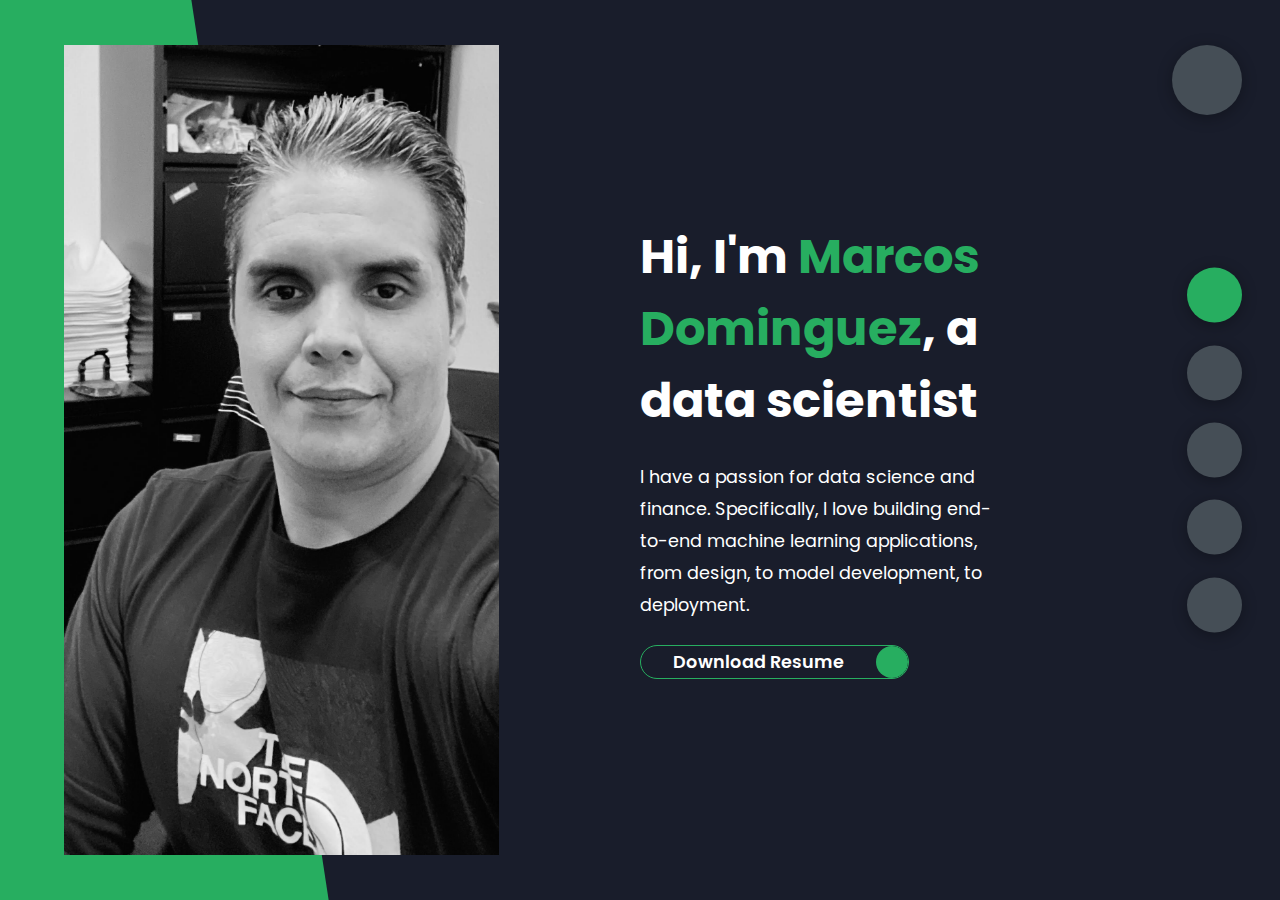
<file: index.html>
<!DOCTYPE html>
<html lang="en">
<head>
    <meta charset="UTF-8">
    <meta http-equiv="X-UA-Compatible" content="IE=edge">
    <meta name="viewport" content="width=device-width, initial-scale=1.0">
    <title>Portfolio</title>
    <link rel="stylesheet" href="styles/styles.css">
    <link rel="preconnect" href="https://fonts.googleapis.com">
    <link rel="preconnect" href="https://fonts.gstatic.com" crossorigin>
	<link rel="stylesheet" href="https://cdnjs.cloudflare.com/ajax/libs/font-awesome/6.1.0/css/all.min.css" integrity="sha512-10/jx2EXwxxWqCLX/hHth/vu2KY3jCF70dCQB8TSgNjbCVAC/8vai53GfMDrO2Emgwccf2pJqxct9ehpzG+MTw==" crossorigin="anonymous" referrerpolicy="no-referrer" />
    <link href="https://fonts.googleapis.com/css2?family=Poppins:wght@400;500;600;700;800&display=swap" rel="stylesheet">
</head>
	<body class="main-content">
		<header class="section sec1 header active" id="home">
			<div class="header-content">
				<div class="left-header">
					<div class="h-shape"></div>
					<div class="image">
						<img src="/img/mug1.jpg" alt="">
					</div>
				</div>
				<div class="right-header">
					<h1 class="name">
						Hi, I'm <span>Marcos Dominguez</span>,
						a data scientist
					</h1>
					<p>
						I have a passion for data science and finance. Specifically, I love building end-to-end machine learning applications, from design, to model development, to deployment.
					</p>
					<div class="btn-con">
						<a href="/img/resume.pdf" class="main-btn" target="_blank">
							<span class="btn-text">Download Resume</span>
							<span class="btn-icon"><i class="fas fa-download"></i></span>
						</a>
					</div>
				</div>
			</div>
		</header>
		
		<main>
			<section class="section sec2 about" id="about">
				<div class="main-title">
					<h2>About <span>me</span><span class="bg-text">my stats</span></h2>
				</div>
				<div class="about-container">
					<div class="left-about">
						<h4>Information about me</h4>
						<p>
							Interests: data science, finance, satistics, programming, & machine learning <br /> <br />
							Hobbies: my family, music (guitar), video games (XBOX, Nintendo), movies, weightlifting, boxing, biking, running
						</p>
						<div class="btn-con">
							<a href="/img/resume.pdf" class="main-btn" target="_blank">
								<span class="btn-text">Download Resume</span>
								<span class="btn-icon"><i class="fas fa-download"></i></span>
							</a>
						</div>
					</div>
					<div class="right-about">
						<div class="about-item">
							<div class="abt-text">
								<p class="large-text">8+</p>
								<p class="small-text">years <br /> in finance</p>
							</div>
						</div>
						<div class="about-item">
							<div class="abt-text">
								<p class="large-text">6+</p>
								<p class="small-text">projects <br /> completed</p>
							</div>
						</div>
						<div class="about-item">
							<div class="abt-text">
								<p class="large-text">1+</p>
								<p class="small-text">Kaggle <br /> competitions</p>
							</div>
						</div>																
					</div>
				</div>
				<div class="about-stats">
					<h4 class="stat-title">Skills</h4>
					<div class="progress-bars">
						<div class="progress-bar">
							<p class="prog-title">python <i class="fa-brands fa-python"></i></p>
							<div class="progress-con">
								
								<p class="prog-text">75%</p>
								<div class="progress">
									<span class="python"></span>
								</div>
							</div>
						</div>
				
						<div class="progress-bar">
							<p class="prog-title">SQL <i class="fa-solid fa-database"></i></p>
							<div class="progress-con">
								<p class="prog-text">60%</p>
								<div class="progress">
									<span class="sql"></span>
								</div>
							</div>
						</div>
						<div class="progress-bar">
							<p class="prog-title">html5 <i class="fa-brands fa-html5"></i></p>
							
							<div class="progress-con">
								<p class="prog-text">65%</p>
								<div class="progress">
									<span class="html"></span>
								</div>
							</div>
						</div>
						<div class="progress-bar">
							<p class="prog-title">css <i class="fa-brands fa-css3"></i></p>
							
							<div class="progress-con">
								<p class="prog-text">50%</p>
								<div class="progress">
									<span class="css"></span>
								</div>
							</div>
						</div>
						<div class="progress-bar">
							<p class="prog-title">sass <i class="fa-brands fa-sass"></i></p>
							<div class="progress-con">
								<p class="prog-text">20%</p>
								<div class="progress">
									<span class="sass"></span>
								</div>
							</div>
						</div>
						<div class="progress-bar">
							<p class="prog-title">js <i class="fa-brands fa-js"></i></p>
							<div class="progress-con">
								<p class="prog-text">25%</p>
								<div class="progress">
									<span class="js"></span>
								</div>
							</div>
						</div>
					</div>
				</div>
				<h4 class="stat-title">Experience</h4>
				<div class="timeline">
					<div class="timeline-item">
						<div class="tl-icon">
							<i class="fas fa-briefcase"></i>
						</div>
						<p class="tl-duration">2022-Present</p>
						<h5>Administrative Analyst <span>- Bay Area Rapid Transit</span></h5>
						<p>
							Doing administrative stuff and what not
						</p>
					</div>
					<div class="timeline-item">
						<div class="tl-icon">
							<i class="fas fa-briefcase"></i>
						</div>
						<p class="tl-duration">2020</p>
						<h5>Data Scientist <span>- Metis</span></h5>
						<p>
							Building models and what not
						</p>
					</div>
					<div class="timeline-item">
						<div class="tl-icon">
							<i class="fas fa-briefcase"></i>
						</div>
						<p class="tl-duration">2016-2020</p>
						<h5>Senior Credit Analyst <span>- BAC Community Bank</span></h5>
						<p>
							Underwriting loans and what not
						</p>
					</div>
					<div class="timeline-item">
						<div class="tl-icon">
							<i class="fas fa-briefcase"></i>
						</div>
						<p class="tl-duration">2013-2016</p>
						<h5>Financial Data Analyst <span>- BAC Community Bank</span></h5>
						<p>
							Building reports and what not
						</p>
					</div>
				</div>
			</section>

			<section class="section sec3" id="portfolio">
				<div class="main-title">
					<h2>My <span>Portfolio</span><span class="bg-text">My Work</span></h2>
				</div>
				<p class="port-text">
					Here are some of my machine learning projects amongst others
				</p>
				<div class="portfolios">
					<div class="portfolio-item">
						<div class="image">
							<img src="/img/port1.jpg" alt="port image 1">
						</div>
						<div class="hover-items">
							<h3>Project Source</h3>
							<div class="icons">
								<a href="https://github.com/mdominguez2010/Classification_Credit_Cards" class="icon">
									<i class="fab fa-github"></i>
								</a>
								<a href="https://medium.com/swlh/predicting-credit-card-defaults-with-machine-learning-fcc8da2fdafb" class="icon">
									<i class="fab fa-medium"></i>
								</a>
							</div>
						</div>
					</div>
					<div class="portfolio-item">
						<div class="image">
							<img src="/img/port2.jpg" alt="port image 2">
						</div>
						<div class="hover-items">
							<h3>Project Source</h3>
							<div class="icons">
								<a href="https://github.com/mdominguez2010/Trump-Speech-NLP" class="icon">
									<i class="fab fa-github"></i>
								</a>
								<a href="https://data-marcos.medium.com/natural-language-processing-topic-modeling-trump-speeches-4887798459bc" class="icon">
									<i class="fab fa-medium"></i>
								</a>
							</div>
						</div>
					</div>
					<div class="portfolio-item">
						<div class="image">
							<img src="/img/port3.jpg" alt="port image 3">
						</div>
						<div class="hover-items">
							<h3>Project Source</h3>
							<div class="icons">
								<a href="https://github.com/mdominguez2010/predict-stock-price-arima" class="icon">
									<i class="fab fa-github"></i>
								</a>
								<a href="https://medium.com/analytics-vidhya/forecasting-googles-stock-price-with-arima-modeling-1148cd8496c8" class="icon">
									<i class="fab fa-medium"></i>
								</a>
							</div>
						</div>
					</div>
					<div class="portfolio-item">
						<div class="image">
							<img src="/img/port4.png" alt="port image 4">
						</div>
						<div class="hover-items">
							<h3>Project Source</h3>
							<div class="icons">
								<a href="https://github.com/mdominguez2010/wsb-sentiment-analysis" class="icon">
									<i class="fab fa-github"></i>
								</a>
								<a href="https://medium.com/nerd-for-tech/wallstreetbets-sentiment-analysis-on-stock-prices-using-natural-language-processing-ed1e9e109a37" class="icon">
									<i class="fab fa-medium"></i>
								</a>
							</div>
						</div>
					</div>
					<div class="portfolio-item">
						<div class="image">
							<img src="/img/port5.jpg" alt="port image 5">
						</div>
						<div class="hover-items">
							<h3>Project Source</h3>
							<div class="icons">
								<a href="https://github.com/mdominguez2010/wsb-sentiment-analysis" class="icon">
									<i class="fab fa-github"></i>
								</a>
								<a href="https://medium.com/nerd-for-tech/wallstreetbets-sentiment-analysis-part-2-predicting-the-stock-market-895422c172a7" class="icon">
									<i class="fab fa-medium"></i>
								</a>
							</div>
						</div>
					</div>
					<div class="portfolio-item">
						<div class="image">
							<img src="/img/port6.PNG" alt="port image 6">
						</div>
						<div class="hover-items">
							<h3>Project Source</h3>
							<div class="icons">
								<a href="https://github.com/mdominguez2010/fitness-app" class="icon">
									<i class="fab fa-github"></i>
								</a>
								<a href="https://fitness-app-338622.wl.r.appspot.com/" class="icon">
									<i class="fa-solid fa-dumbbell"></i>
								</a>
							</div>
						</div>
					</div>
				</div>
			</section>

			<section class="section sec4" id="blogs">
				<div class="blogs-content">
					<div class="main-title">
						<h2>My <span>Blogs</span><span class="bg-text">My Blogs</span></h2>
					</div>
					<div class="blogs">
						<div class="blog">
							<img src="/img/blog1.png" alt="blogs pic 1">
							<div class="blog-text">
								<a href="https://medium.com/swlh/predicting-credit-card-defaults-with-machine-learning-fcc8da2fdafb" class="icon" target="_blank">
									<h4>
										Predicting Credit Card Defaults with ML
									</h4>
								</a>
								<p>
									A data science approach to approving/denying credit card loans
								</p>
							</div>
						</div>
						<div class="blog">
							<img src="/img/blog2.png" alt="blogs pic 2">
							<div class="blog-text">
								<a href="https://data-marcos.medium.com/natural-language-processing-topic-modeling-trump-speeches-4887798459bc" class="icon" target="_blank">
									<h4>
										Natural Language Processing
									</h4>
								</a>
								<p>
									Attempting to bridge the political divide using unsupervised machine learning and natural language processing
								</p>
							</div>
						</div>
						<div class="blog">
							<img src="/img/blog3.png" alt="blogs pic 2">
							<div class="blog-text">
								<a href="https://medium.com/analytics-vidhya/forecasting-googles-stock-price-with-arima-modeling-1148cd8496c8" class="icon" target="_blank">
									<h4>
										Forecasting Google's Stock Price
									</h4>
								</a>
								<p>
									Using ARIMA time-series models
								</p>
							</div>
						</div>
						<div class="blog">
							<img src="/img/blog4.png" alt="blogs pic 3">
							<div class="blog-text">
								<a href="https://medium.com/nerd-for-tech/wallstreetbets-sentiment-analysis-on-stock-prices-using-natural-language-processing-ed1e9e109a37" class="icon" target="_blank">
									<h4>
										Wallstreetbets Sentiment Analysis on Stock Prices using Natural Language Processing
									</h4>
								</a>
								<p>
									Searching for signal in WSB using Python, BeautifulSoup and scikit-learn. Part 1 entails building the data pipeline using SQL ETL scripts
								</p>
							</div>
						</div>
						<div class="blog">
							<img src="/img/blog5.png" alt="blogs pic 4">
							<div class="blog-text">
								<a href="https://medium.com/nerd-for-tech/wallstreetbets-sentiment-analysis-part-2-predicting-the-stock-market-895422c172a7" class="icon" target="_blank">
									<h4>
										Wallstreetbets Sentiment Analysis: Part 2
									</h4>
								</a>
								<p>
									Building models to determine best fit with highest accuracy
								</p>
							</div>
						</div>					
					</div>
				</div>
				
			</section>


			<section class="section sec5 contact" id="contact">
				<div class="contact-container">
					<div class="main-title">
						<h2>Contact <span>Me</span><span class="bg-text">Contact</span></h2>
					</div>
					<div class="contact-content-con">
						<div class="left-contact">
							<h4>Contact me here</h4>
							<p>
								I'm always open to new and interesting opportunities. If you're hiring, or if you would like to simply chat about statistics, machine learning, or anything data science, I'm down. 
							</p>
							<div class="contact-info">
								<div class="contact-item">
									<div class="icon">
										<i class="fas fa-map-marker-alt"></i>
										<span>Location:</span>
									</div>
									<p>
										San Francisco, CA, U.S.
									</p>
								</div>
								<div class="contact-item">
									<div class="icon">
										<i class="fas fa-envelope"></i>
										<span>Email:</span>
									</div>
									<p>
										<span>md.ghsd@gmail.com</span>
									</p>
								</div>
								<div class="contact-item">
									<div class="icon">
										<i class="fas fa-user-graduate"></i>
										<span>Education:</span>
									</div>
									<p>
										<span>UC Davis, UMass Global</span>
									</p>
								</div>
								<div class="contact-item">
									<div class="icon">
										<i class="fas fa-phone"></i>
										<span>Mobile Number:</span>
									</div>
									<p>
										<span>0123456789</span>
									</p>
								</div>
								<div class="contact-item">
									<div class="icon">
										<i class="fas fa-globe-americas"></i>
										<span>Languages:</span>
									</div>
									<p>
										<span>English, Spanish</span>
									</p>
								</div>
							</div>
							<div class="contact-icons">
								<div class="contact-icon">
									<a href="https://www.facebook.com/marcos.dominguezcruz" target="_blank">
										<i class="fab fa-facebook-f"></i>
									</a>
									<a href="https://twitter.com/mdcruz2010" target="_blank">
										<i class="fab fa-twitter"></i>
									</a>
									<a href="https://github.com/mdominguez2010" target="_blank">
										<i class="fab fa-github"></i>
									</a>
								</div>
							</div>
						</div>
						<div class="right-contact">
							<form action="https://formsubmit.co/md.ghsd@gmail.com" method="post" class="contact-form">
								<div class="input-control i-c-2">
									<input name="Name" type="text" required placeholder="YOUR NAME">
									<input name="Email" type="email" required placeholder="YOUR EMAIL">
								</div>
								<div class="input-control">
									<input name="Subject" type="text" required placeholder="ENTER SUBJECT">
								</div>
								<div class="input-control">
									<textarea name="Message" cols="15" rows="8" placeholder="Message Here..."></textarea>
								</div>
								<div class="submit-btn">
									<button class="submit-main-btn" type="submit" target="_blank"><span class="submit-btn-text">Submit</span></button>
								</div>
								<input type="hidden" name="_template" value="table">
								<input type="hidden" name="_subject" value="New message!">
							</form>
						</div>

					</div>
				</div>

			</section>


		</main>

		<div class="controls">
			<div class="control control-1 active-btn" data-id="home">
				<i class="fa-solid fa-house-user"></i>
			</div>
			<div class="control control-2" data-id="about">
				<i class="fa-solid fa-circle-info"></i>
			</div>
			<div class="control control-3" data-id="portfolio">
				<i class="fa-solid fa-briefcase"></i>
			</div>
			<div class="control control-4" data-id="blogs">
				<i class="fa-solid fa-blog"></i>
			</div>
			<div class="control control-5" data-id="contact">
				<i class="fa-solid fa-envelope-open"></i>
			</div>
		</div>

		<div class="theme-btn">
			<i class="fas fa-adjust"></i>
		</div>

	<script src="app.js"></script>
	</body>
</html>
</file>
<file: styles/styles.css>
* {
  margin: 0;
  padding: 0;
  -webkit-box-sizing: border-box;
          box-sizing: border-box;
  list-style: none;
}

:root {
  --color-primary: #191d2b;
  --color-secondary: #27AE60;
  --color-white: #FFFFFF;
  --color-black: #000;
  --color-grey0: #f8f8f8;
  --color-grey-1: #dbe1e8;
  --color-grey-2: #b2becd;
  --color-grey-3: #6c7983;
  --color-grey-4: #454e56;
  --color-grey-5: #2a2e35;
  --color-grey-6: #12181b;
  --br-sm-2: 14px;
  --box-shadow-1: 0 3px 15px rgba(0,0,0,.3);
}

.light-mode {
  --color-primary: #FFFFFF;
  --color-secondary: #F56692;
  --color-white: #454e56;
  --color-black: #000;
  --color-grey0: #f8f8f8;
  --color-grey-1: #6c7983;
  --color-grey-2: #6c7983;
  --color-grey-3: #6c7983;
  --color-grey-4: #454e56;
  --color-grey-5: #f8f8f8;
  --color-grey-6: #12181b;
}

body {
  background-color: var(--color-primary);
  font-family: 'Poppins', sans-serif;
  font-size: 1.1rem;
  color: var(--color-white);
  -webkit-transition: all .4s ease-in-out;
  transition: all .4s ease-in-out;
}

a {
  display: inline-block;
  text-decoration: none;
  color: inherit;
  font-family: inherit;
}

header {
  min-height: 100vh;
  color: var(--color-white);
  overflow: hidden;
}

@media screen and (max-width: 610px) {
  header {
    min-height: 100vh;
  }
}

section {
  min-height: 100vh;
  width: 100%;
  position: absolute;
  left: 0;
  top: 0;
  padding: 3rem 18rem;
}

.section {
  -webkit-transform: translateY(-100%) scale(0);
          transform: translateY(-100%) scale(0);
  -webkit-transition: all .4s ease-in-out;
  transition: all .4s ease-in-out;
  background-color: var(--color-primary);
}

.sec1 {
  display: none;
  -webkit-transform: translateY(0) scale(1);
          transform: translateY(0) scale(1);
  padding: 0 !important;
}

.sec2 {
  display: none;
  -webkit-transform: translateY(0) scale(1);
          transform: translateY(0) scale(1);
}

.sec3 {
  display: none;
  -webkit-transform: translateY(0) scale(1);
          transform: translateY(0) scale(1);
}

.sec4 {
  display: none;
  -webkit-transform: translateY(0) scale(1);
          transform: translateY(0) scale(1);
}

.sec5 {
  display: none;
  -webkit-transform: translateY(0) scale(1);
          transform: translateY(0) scale(1);
}

.active {
  display: block;
  -webkit-animation: scaleAnim 1s ease-in-out;
          animation: scaleAnim 1s ease-in-out;
}

@-webkit-keyframes scaleAnim {
  0% {
    -webkit-transform: translateY(-100%) scaleY(0);
            transform: translateY(-100%) scaleY(0);
  }
  100% {
    -webkit-transform: translateY(0) scaleY(1);
            transform: translateY(0) scaleY(1);
  }
}

@keyframes scaleAnim {
  0% {
    -webkit-transform: translateY(-100%) scaleY(0);
            transform: translateY(-100%) scaleY(0);
  }
  100% {
    -webkit-transform: translateY(0) scaleY(1);
            transform: translateY(0) scaleY(1);
  }
}

.controls {
  position: fixed;
  z-index: 10;
  top: 50%;
  right: 3%;
  display: -webkit-box;
  display: -ms-flexbox;
  display: flex;
  -webkit-box-orient: vertical;
  -webkit-box-direction: normal;
      -ms-flex-direction: column;
          flex-direction: column;
  -webkit-box-align: center;
      -ms-flex-align: center;
          align-items: center;
  -webkit-box-pack: center;
      -ms-flex-pack: center;
          justify-content: center;
  -webkit-transform: translateY(-50%);
          transform: translateY(-50%);
}

.controls .active-btn {
  background-color: var(--color-secondary) !important;
  -webkit-transition: all .4s ease-in-out;
  transition: all .4s ease-in-out;
}

.controls .active-btn i {
  color: var(--color-white) !important;
}

.controls .control {
  padding: 1rem;
  cursor: pointer;
  background-color: var(--color-grey-4);
  width: 55px;
  height: 55px;
  border-radius: 50%;
  display: -webkit-box;
  display: -ms-flexbox;
  display: flex;
  -webkit-box-pack: center;
      -ms-flex-pack: center;
          justify-content: center;
  -webkit-box-align: center;
      -ms-flex-align: center;
          align-items: center;
  margin: .7rem 0;
  -webkit-box-shadow: var(--box-shadow-1);
          box-shadow: var(--box-shadow-1);
}

.controls .control i {
  font-size: 1.2rem;
  color: var(--color-grey-2);
  pointer-events: none;
}

.theme-btn {
  top: 5%;
  right: 3%;
  width: 70px;
  height: 70px;
  border-radius: 50%;
  background-color: var(--color-grey-4);
  cursor: pointer;
  position: fixed;
  display: -webkit-box;
  display: -ms-flexbox;
  display: flex;
  -webkit-box-pack: center;
      -ms-flex-pack: center;
          justify-content: center;
  -webkit-box-align: center;
      -ms-flex-align: center;
          align-items: center;
  -webkit-box-shadow: 0 3px 15px rgba(0, 0, 0, 0.3);
          box-shadow: 0 3px 15px rgba(0, 0, 0, 0.3);
  -webkit-transition: all .1s ease-in-out;
  transition: all .1s ease-in-out;
}

.theme-btn:active {
  -webkit-transform: translateY(-3px);
          transform: translateY(-3px);
}

.theme-btn i {
  font-size: 1.4rem;
  color: var(--color-grey-2);
  pointer-events: none;
}

/*Header content*/
.header-content {
  display: -ms-grid;
  display: grid;
  -ms-grid-columns: (1fr)[2];
      grid-template-columns: repeat(2, 1fr);
  min-height: 100vh;
}

.header-content .left-header {
  display: -webkit-box;
  display: -ms-flexbox;
  display: flex;
  -webkit-box-align: center;
      -ms-flex-align: center;
          align-items: center;
  position: relative;
}

.header-content .left-header .h-shape {
  -webkit-transition: all .4s ease-in-out;
  transition: all .4s ease-in-out;
  width: 65%;
  height: 100%;
  background-color: var(--color-secondary);
  position: absolute;
  left: 0;
  top: 0;
  z-index: -1;
  -webkit-clip-path: polygon(0 0, 46% 0, 79% 100%, 0% 100%);
          clip-path: polygon(0 0, 46% 0, 79% 100%, 0% 100%);
}

.header-content .left-header .image {
  border-radius: var(--br-sm-2);
  height: 90%;
  width: 68%;
  margin-left: 4rem;
  background-color: var(--color-black);
  -webkit-transition: all .4s ease-in-out;
  transition: all .4s ease-in-out;
}

.header-content .left-header .image img {
  width: 100%;
  height: 100%;
  -o-object-fit: cover;
     object-fit: cover;
  -webkit-transition: all .4s ease-in-out;
  transition: all .4s ease-in-out;
  -webkit-filter: grayscale(100%);
          filter: grayscale(100%);
}

.header-content .left-header .image img:hover {
  -webkit-filter: grayscale(0);
          filter: grayscale(0);
}

.header-content .right-header {
  display: -webkit-box;
  display: -ms-flexbox;
  display: flex;
  -webkit-box-orient: vertical;
  -webkit-box-direction: normal;
      -ms-flex-direction: column;
          flex-direction: column;
  -webkit-box-pack: center;
      -ms-flex-pack: center;
          justify-content: center;
  padding-right: 18rem;
}

.header-content .right-header .name {
  font-size: 3rem;
}

.header-content .right-header .name span {
  color: var(--color-secondary);
}

.header-content .right-header p {
  margin: 1.5rem 0;
  line-height: 2rem;
}

/*About*/
.about-container {
  display: -ms-grid;
  display: grid;
  -ms-grid-columns: (1fr)[2];
      grid-template-columns: repeat(2, 1fr);
  padding-top: 3.5rem;
  padding-bottom: 5rem;
}

.about-container .right-about {
  display: -ms-grid;
  display: grid;
  -ms-grid-columns: (1fr)[2];
      grid-template-columns: repeat(2, 1fr);
  grid-gap: 2rem;
}

.about-container .right-about .about-item {
  border: 1px solid var(--color-grey-5);
  border-radius: 5px;
  -webkit-transition: all .4s ease-in-out;
  transition: all .4s ease-in-out;
  -webkit-box-shadow: 1px 2px 15px rgba(0, 0, 0, 0.1);
          box-shadow: 1px 2px 15px rgba(0, 0, 0, 0.1);
}

.about-container .right-about .about-item:hover {
  cursor: default;
  -webkit-transform: translateY(-5px);
          transform: translateY(-5px);
  border: 1px solid var(--color-secondary);
  -webkit-box-shadow: 1px 4px 15px rgba(0, 0, 0, 0.32);
          box-shadow: 1px 4px 15px rgba(0, 0, 0, 0.32);
}

.about-container .right-about .about-item .abt-text {
  padding: 1.5rem;
  display: -webkit-box;
  display: -ms-flexbox;
  display: flex;
  -webkit-box-orient: vertical;
  -webkit-box-direction: normal;
      -ms-flex-direction: column;
          flex-direction: column;
}

.about-container .right-about .about-item .abt-text .large-text {
  font-size: 3rem;
  font-weight: 700;
  color: var(--color-secondary);
}

.about-container .right-about .about-item .abt-text .small-text {
  padding-left: 3rem;
  position: relative;
  text-transform: uppercase;
  font-size: 1.2rem;
  color: var(--color-grey-1);
  letter-spacing: 2px;
}

.about-container .right-about .about-item .abt-text .small-text::before {
  content: '';
  position: absolute;
  left: 0;
  top: 15px;
  width: 2rem;
  height: 2px;
  background-color: var(--color-grey-5);
}

.about-container .left-about {
  padding-right: 5rem;
}

.about-container .left-about p {
  line-height: 2rem;
  padding: 1rem;
  color: var(--color-grey-1);
}

.about-container .left-about h4 {
  font-size: 2rem;
  text-transform: uppercase;
}

.about-stats {
  padding-bottom: 4rem;
}

.about-stats .progress-bars {
  display: -ms-grid;
  display: grid;
  -ms-grid-columns: (1fr)[2];
      grid-template-columns: repeat(2, 1fr);
  grid-gap: 2rem;
}

.about-stats .progress-bars .progress-bar {
  display: -webkit-box;
  display: -ms-flexbox;
  display: flex;
  -webkit-box-orient: vertical;
  -webkit-box-direction: normal;
      -ms-flex-direction: column;
          flex-direction: column;
}

.about-stats .progress-bars .progress-bar .prog-title {
  text-transform: uppercase;
  font-weight: 500;
}

.about-stats .progress-bars .progress-bar .progress-con {
  display: -webkit-box;
  display: -ms-flexbox;
  display: flex;
  -webkit-box-align: center;
      -ms-flex-align: center;
          align-items: center;
}

.about-stats .progress-bars .progress-bar .progress-con .prog-text {
  color: var(--color-grey-2);
}

.about-stats .progress-bars .progress-bar .progress-con .progress {
  width: 100%;
  height: .45rem;
  background-color: var(--color-grey-4);
  margin-left: 1rem;
  position: relative;
}

.about-stats .progress-bars .progress-bar .progress-con .progress span {
  position: absolute;
  top: 0;
  left: 0;
  height: 100%;
  background-color: var(--color-secondary);
  -webkit-transition: all .4s ease-in-out;
  transition: all .4s ease-in-out;
  width: 60%;
}

.about-stats .progress-bars .progress-bar .progress-con .progress .python {
  width: 75%;
}

.about-stats .progress-bars .progress-bar .progress-con .progress .sql {
  width: 60%;
}

.about-stats .progress-bars .progress-bar .progress-con .progress .html {
  width: 65%;
}

.about-stats .progress-bars .progress-bar .progress-con .progress .css {
  width: 50%;
}

.about-stats .progress-bars .progress-bar .progress-con .progress .js {
  width: 25%;
}

.about-stats .progress-bars .progress-bar .progress-con .progress .js .sass {
  width: 20%;
}

.stat-title {
  text-transform: uppercase;
  font-size: 1.4rem;
  text-align: center;
  padding: 3.5rem 0;
  position: relative;
}

.stat-title::before {
  content: '';
  position: absolute;
  left: 50%;
  top: 0;
  width: 40%;
  height: 1px;
  background-color: var(--color-grey-5);
  -webkit-transform: translateX(-50%);
          transform: translateX(-50%);
}

/*Timeline*/
.timeline {
  display: -ms-grid;
  display: grid;
  -ms-grid-columns: (1fr)[2];
      grid-template-columns: repeat(2, 1fr);
  grid-gap: 2rem;
  padding-bottom: 3rem;
}

.timeline .timeline-item {
  position: relative;
  padding-left: 3rem;
  border-left: 1px solid var(--color-grey-5);
}

.timeline .timeline-item .tl-icon {
  position: absolute;
  left: -27px;
  top: 0;
  background-color: var(--color-secondary);
  width: 50px;
  height: 50px;
  border-radius: 50%;
  display: -webkit-box;
  display: -ms-flexbox;
  display: flex;
  -webkit-box-align: center;
      -ms-flex-align: center;
          align-items: center;
  -webkit-box-pack: center;
      -ms-flex-pack: center;
          justify-content: center;
}

.timeline .timeline-item .tl-icon i {
  font-size: 1.3rem;
}

.timeline .timeline-item .tl-duration {
  padding: .2rem .6rem;
  background-color: var(--color-grey-5);
  border-radius: 15px;
  display: inline-block;
  font-size: .8rem;
  text-transform: uppercase;
  font-weight: 500;
}

.timeline .timeline-item h5 {
  padding: 1rem 0;
  text-transform: uppercase;
  font-size: 1.3rem;
  font-weight: 600;
}

.timeline .timeline-item h5 span {
  color: var(--color-grey-2);
  font-weight: 500;
  font-size: 1.2rem;
}

.timeline .timeline-item p {
  color: var(--color-grey-2);
}

/*Portfolio*/
.port-text {
  padding: 2rem 0;
  text-align: center;
}

.portfolios {
  display: -ms-grid;
  display: grid;
  -ms-grid-columns: (1fr)[3];
      grid-template-columns: repeat(3, 1fr);
  grid-gap: 2rem;
  margin-top: 3rem;
}

.portfolios .portfolio-item {
  position: relative;
  border-radius: 15px;
}

.portfolios .portfolio-item img {
  width: 100%;
  height: 300px;
  -o-object-fit: cover;
     object-fit: cover;
  border-radius: 15px;
}

.portfolios .portfolio-item .hover-items {
  width: 100%;
  height: 100%;
  background-color: var(--color-secondary);
  position: absolute;
  left: 0;
  top: 0;
  border-radius: 15px;
  display: -webkit-box;
  display: -ms-flexbox;
  display: flex;
  -webkit-box-pack: center;
      -ms-flex-pack: center;
          justify-content: center;
  -webkit-box-align: center;
      -ms-flex-align: center;
          align-items: center;
  -webkit-box-orient: vertical;
  -webkit-box-direction: normal;
      -ms-flex-direction: column;
          flex-direction: column;
  opacity: 0;
  -webkit-transform: scale(0);
          transform: scale(0);
  -webkit-transition: all .4s ease-in-out;
  transition: all .4s ease-in-out;
}

.portfolios .portfolio-item .hover-items h3 {
  font-size: 1.5rem;
  color: var(--color-white);
  margin-bottom: 1.5rem;
}

.portfolios .portfolio-item .hover-items .icons {
  display: -webkit-box;
  display: -ms-flexbox;
  display: flex;
  -webkit-box-pack: center;
      -ms-flex-pack: center;
          justify-content: center;
  -webkit-box-align: center;
      -ms-flex-align: center;
          align-items: center;
}

.portfolios .portfolio-item .hover-items .icons .icon {
  background-color: var(--color-primary);
  border-radius: 50%;
  width: 50px;
  height: 50px;
  display: -webkit-box;
  display: -ms-flexbox;
  display: flex;
  -webkit-box-align: center;
      -ms-flex-align: center;
          align-items: center;
  -webkit-box-pack: center;
      -ms-flex-pack: center;
          justify-content: center;
  margin: 0 1rem;
  cursor: pointer;
  -webkit-transition: all .4s ease-in-out;
  transition: all .4s ease-in-out;
}

.portfolios .portfolio-item .hover-items .icons .icon i {
  font-size: 1.5rem;
  color: var(--color-white);
  margin: 0 1rem;
}

.portfolios .portfolio-item .hover-items .icons .icon:hover {
  background-color: var(--color-white);
}

.portfolios .portfolio-item .hover-items .icons .icon:hover i {
  color: var(--color-primary);
}

.portfolio-item:hover .hover-items {
  opacity: 1;
  -webkit-transform: scale(1);
          transform: scale(1);
}

/*Blogs Section*/
.blogs {
  display: -ms-grid;
  display: grid;
  -ms-grid-columns: (1fr)[3];
      grid-template-columns: repeat(3, 1fr);
  grid-gap: 2rem;
  margin-top: 3rem;
}

.blogs .blog {
  position: relative;
  background-color: var(--color-grey-5);
  border-radius: 5px;
  -webkit-box-shadow: 1px 1px 20px rgba(0, 0, 0, 0.1);
          box-shadow: 1px 1px 20px rgba(0, 0, 0, 0.1);
  -webkit-transition: all .4s ease-in-out;
  transition: all .4s ease-in-out;
}

.blogs .blog:hover {
  -webkit-box-shadow: 1px 1px 20px rgba(0, 0, 0, 0.3);
          box-shadow: 1px 1px 20px rgba(0, 0, 0, 0.3);
  -webkit-transform: translateY(-5px);
          transform: translateY(-5px);
  -webkit-transition: all .4s ease-in-out;
  transition: all .4s ease-in-out;
}

.blogs .blog:hover img {
  -webkit-filter: grayscale(0);
          filter: grayscale(0);
  -webkit-transform: scale(1.1);
          transform: scale(1.1);
  -webkit-box-shadow: 0px 4px 15px rgba(0, 0, 0, 0.8);
          box-shadow: 0px 4px 15px rgba(0, 0, 0, 0.8);
}

.blogs .blog img {
  width: 100%;
  height: 300px;
  -o-object-fit: cover;
     object-fit: cover;
  border-top-left-radius: 5px;
  border-top-right-radius: 5px;
  -webkit-filter: grayscale(100%);
          filter: grayscale(100%);
  -webkit-transition: all .4s ease-in-out;
  transition: all .4s ease-in-out;
}

.blogs .blog .blog-text {
  margin-top: -7px;
  padding: 1.1rem;
  border-top: 8px solid var(--color-secondary);
}

.blogs .blog .blog-text h4 {
  font-size: 1.5rem;
  margin-bottom: .7rem;
  -webkit-transition: all .4s ease-in-out;
  transition: all .4s ease-in-out;
  cursor: pointer;
}

.blogs .blog .blog-text h4:hover {
  color: var(--color-secondary);
}

.blogs .blog .blog-text p {
  color: var(--color-grey-2);
  line-height: 2rem;
  padding-bottom: 1rem;
}

/*Contact Section*/
.contact-content-con {
  display: -webkit-box;
  display: -ms-flexbox;
  display: flex;
  padding-top: 3.5rem;
}

.contact-content-con .left-contact {
  -webkit-box-flex: 2;
      -ms-flex: 2;
          flex: 2;
}

.contact-content-con .left-contact h4 {
  margin-top: 1rem;
  font-size: 2rem;
  text-transform: uppercase;
}

.contact-content-con .left-contact p {
  margin: 1rem 0;
  line-height: 2rem;
}

.contact-content-con .left-contact .contact-info .contact-item {
  display: -webkit-box;
  display: -ms-flexbox;
  display: flex;
  -webkit-box-align: center;
      -ms-flex-align: center;
          align-items: center;
  -webkit-box-pack: justify;
      -ms-flex-pack: justify;
          justify-content: space-between;
}

.contact-content-con .left-contact .contact-info .contact-item p {
  margin: .3rem 0 !important;
  padding: 0 !important;
}

.contact-content-con .left-contact .contact-info .contact-item .icon {
  display: -ms-grid;
  display: grid;
  -ms-grid-columns: 40px 1fr;
      grid-template-columns: 40px 1fr;
}

.contact-content-con .left-contact .contact-info .contact-item .icon i {
  display: -webkit-box;
  display: -ms-flexbox;
  display: flex;
  -webkit-box-align: center;
      -ms-flex-align: center;
          align-items: center;
  font-size: 1.3rem;
}

.contact-content-con .left-contact .contact-icon {
  display: -webkit-box;
  display: -ms-flexbox;
  display: flex;
  margin-top: 2rem;
}

.contact-content-con .left-contact .contact-icon a {
  display: -webkit-box;
  display: -ms-flexbox;
  display: flex;
  -webkit-box-align: center;
      -ms-flex-align: center;
          align-items: center;
  color: var(--color-white);
  background-color: var(--color-grey-5);
  cursor: pointer;
  -webkit-box-pack: center;
      -ms-flex-pack: center;
          justify-content: center;
  width: 50px;
  height: 50px;
  border-radius: 50%;
  margin: 0 .4rem;
  -webkit-transition: all .4s ease-in-out;
  transition: all .4s ease-in-out;
}

.contact-content-con .left-contact .contact-icon a:hover {
  background-color: var(--color-secondary);
}

.contact-content-con .left-contact .contact-icon a:hover i {
  color: var(--color-primary);
}

.contact-content-con .left-contact .contact-icon a i {
  display: -webkit-box;
  display: -ms-flexbox;
  display: flex;
  -webkit-box-align: center;
      -ms-flex-align: center;
          align-items: center;
  -webkit-box-pack: center;
      -ms-flex-pack: center;
          justify-content: center;
  font-size: 1.3rem;
}

.contact-content-con .right-contact {
  -webkit-box-flex: 3;
      -ms-flex: 3;
          flex: 3;
  margin-left: 3rem;
}

.contact-content-con .right-contact .input-control {
  margin: 1.5rem 0;
}

.contact-content-con .right-contact .input-control input, .contact-content-con .right-contact .input-control textarea {
  border-radius: 30px;
  font-weight: inherit;
  font-size: inherit;
  font-family: inherit;
  padding: .8rem 1.1rem;
  outline: none;
  border: none;
  background-color: var(--color-grey-5);
  width: 100%;
  color: var(--color-white);
  resize: none;
}

.contact-content-con .right-contact .i-c-2 {
  display: -webkit-box;
  display: -ms-flexbox;
  display: flex;
}

.contact-content-con .right-contact .i-c-2 :last-child {
  margin-left: 1.5rem;
}

.contact-content-con .right-contact .submit-btn {
  display: -webkit-box;
  display: -ms-flexbox;
  display: flex;
  -ms-flex-item-align: start;
      align-self: flex-start;
}

.contact-content-con .right-contact .submit-btn .submit-main-btn {
  border-radius: 30px;
  color: var(--color-primary);
  font-weight: 600;
  position: relative;
  border: 1px solid var(--color-secondary);
  display: -webkit-box;
  display: -ms-flexbox;
  display: flex;
  -ms-flex-item-align: start;
      align-self: flex-start;
  display: flex;
  -webkit-box-align: center;
      -ms-flex-align: center;
          align-items: center;
  overflow: hidden;
  background-color: var(--color-primary);
}

.contact-content-con .right-contact .submit-btn .submit-btn-text {
  padding: 0 2rem;
  color: var(--color-white);
}

/*Independent components*/
.btn-con {
  display: -webkit-box;
  display: -ms-flexbox;
  display: flex;
  -ms-flex-item-align: start;
      align-self: flex-start;
}

.main-btn {
  border-radius: 30px;
  color: inherit;
  font-weight: 600;
  position: relative;
  border: 1px solid var(--color-secondary);
  display: -webkit-box;
  display: -ms-flexbox;
  display: flex;
  -ms-flex-item-align: start;
      align-self: flex-start;
  display: flex;
  -webkit-box-align: center;
      -ms-flex-align: center;
          align-items: center;
  overflow: hidden;
}

.main-btn .btn-text {
  padding: 0 2rem;
}

.main-btn .btn-icon {
  background-color: var(--color-secondary);
  display: -webkit-box;
  display: -ms-flexbox;
  display: flex;
  -webkit-box-align: center;
      -ms-flex-align: center;
          align-items: center;
  -webkit-box-pack: center;
      -ms-flex-pack: center;
          justify-content: center;
  border-radius: 50%;
  padding: 1rem;
}

.main-btn::before {
  content: '';
  position: absolute;
  top: 0;
  right: 0;
  -webkit-transform: translateX(100%);
          transform: translateX(100%);
  -webkit-transition: all .4s ease-in-out;
  transition: all .4s ease-in-out;
  z-index: -1;
}

.main-btn:hover {
  -webkit-transition: all .4s ease-in-out;
  transition: all .4s ease-in-out;
}

.main-btn:hover::before {
  width: 100%;
  height: 100%;
  background-color: var(--color-secondary);
  -webkit-transform: translateX(0);
          transform: translateX(0);
  -webkit-transition: all .4s ease-in-out;
  transition: all .4s ease-in-out;
}

.main-title {
  text-align: center;
}

.main-title h2 {
  position: relative;
  text-transform: uppercase;
  font-size: 4rem;
  font-weight: 700;
}

.main-title h2 span {
  color: var(--color-secondary);
}

.main-title h2 .bg-text {
  position: absolute;
  top: 50%;
  left: 50%;
  color: var(--color-grey-5);
  -webkit-transition: all .4s ease-in-out;
  transition: all .4s ease-in-out;
  z-index: -1;
  -webkit-transform: translate(-50%, -50%);
          transform: translate(-50%, -50%);
  font-weight: 800;
  font-size: 6.3rem;
}

.about-container .left-about p {
  padding-left: 0;
}

@media screen and (max-width: 600px) {
  header {
    padding: 0 !important;
  }
  .theme-btn {
    width: 50px;
    height: 50px;
  }
  .header-content {
    -ms-grid-columns: (1fr)[1];
        grid-template-columns: repeat(1, 1fr);
    padding-bottom: 6rem;
  }
  .left-header .h-shape {
    display: none;
  }
  .right-header {
    -ms-grid-row: 1;
    grid-row: 1;
    padding-right: 0rem !important;
    width: 90%;
    margin: 0 auto;
  }
  .right-header .name {
    font-size: 2.5rem !important;
    text-align: center;
    padding-top: 3rem;
  }
  .header-content .left-header .image {
    margin: 0 auto;
    width: 90%;
  }
  .controlls {
    top: auto;
    bottom: 0;
    -webkit-box-orient: horizontal;
    -webkit-box-direction: normal;
        -ms-flex-direction: row;
            flex-direction: row;
    -webkit-box-pack: center;
        -ms-flex-pack: center;
            justify-content: center;
    left: 50%;
    -webkit-transform: translateX(-50%);
            transform: translateX(-50%);
    width: 100%;
    background-color: var(--color-grey-5);
  }
  .controlls .control {
    margin: 1rem .3rem;
  }
  .about-container {
    -ms-grid-columns: (1fr)[1];
        grid-template-columns: repeat(1, 1fr);
  }
  .about-container .right-about {
    -ms-grid-columns: (1fr)[1];
        grid-template-columns: repeat(1, 1fr);
    padding-top: 2.5rem;
  }
  .about-container .left-about {
    padding-right: 0;
  }
  .about-container .left-about p {
    padding-left: 0;
  }
  .timeline {
    -ms-grid-columns: (1fr)[1];
        grid-template-columns: repeat(1, 1fr);
    padding-bottom: 6rem;
  }
  .section {
    padding: 2rem 2.5rem !important;
  }
  .about-stats .progress-bars {
    -ms-grid-columns: (1fr)[1];
        grid-template-columns: repeat(1, 1fr);
  }
  .portfolios {
    -ms-grid-columns: (1fr)[1];
        grid-template-columns: repeat(1, 1fr);
    padding-bottom: 6rem;
    margin-top: 1rem;
  }
  .blogs {
    -ms-grid-columns: (1fr)[1];
        grid-template-columns: repeat(1, 1fr);
    padding-bottom: 6rem;
  }
  .contact-content-con {
    -webkit-box-orient: vertical;
    -webkit-box-direction: normal;
        -ms-flex-direction: column;
            flex-direction: column;
  }
  .contact-content-con .right-contact {
    margin-left: 0;
    margin-top: 2.5rem;
  }
  .contact-content-con .right-contact .i-c-2 {
    -webkit-box-orient: vertical;
    -webkit-box-direction: normal;
        -ms-flex-direction: column;
            flex-direction: column;
  }
  .contact-content-con .right-contact .i-c-2 :last-child {
    margin-left: 0;
    margin-top: 1.5rem;
  }
  .contact-content-con .right-contact {
    margin-bottom: 6rem;
  }
  .contact-item {
    -webkit-box-orient: vertical;
    -webkit-box-direction: normal;
        -ms-flex-direction: column;
            flex-direction: column;
    margin: 1rem 0;
  }
  .contact-item p {
    font-size: 15px;
    color: var(--color-grey-2);
  }
  .contact-item span {
    font-size: 15px;
  }
  .contact-item .icon {
    -ms-grid-columns: 25px 1fr;
        grid-template-columns: 25px 1fr;
  }
  .main-title h2 {
    font-size: 2rem;
  }
  .main-title h2 span {
    font-size: 2.3rem;
  }
  .main-title h2 .bg-text {
    font-size: 2.3rem;
  }
}

@media screen and (max-width: 1432px) {
  .section {
    padding: 7rem 11rem;
  }
  .contact-content-con {
    -webkit-box-orient: vertical;
    -webkit-box-direction: normal;
        -ms-flex-direction: column;
            flex-direction: column;
  }
  .contact-content-con .right-contact {
    margin-left: 0;
    margin-top: 2.5rem;
  }
  .contact-content-con .right-contact .i-c-2 {
    -webkit-box-orient: vertical;
    -webkit-box-direction: normal;
        -ms-flex-direction: column;
            flex-direction: column;
  }
  .contact-content-con .right-contact .i-c-2 :last-child {
    margin-left: 0;
    margin-top: 1.5rem;
  }
  .contact-content-con .right-contact {
    margin-bottom: 6rem;
  }
  .main-title h2 .bg-text {
    font-size: 5.5rem;
  }
}

@media screen and (max-width: 1250px) {
  .blogs {
    -ms-grid-columns: (1fr)[2];
        grid-template-columns: repeat(2, 1fr);
    margin-top: 6rem;
  }
  .portfolios {
    -ms-grid-columns: (1fr)[2];
        grid-template-columns: repeat(2, 1fr);
  }
  .header-content .right-header {
    padding-right: 9rem;
  }
}

@media screen and (max-width: 660px) {
  .blogs {
    -ms-grid-columns: (1fr)[1];
        grid-template-columns: repeat(1, 1fr);
  }
  .portfolios {
    -ms-grid-columns: (1fr)[1];
        grid-template-columns: repeat(1, 1fr);
  }
}

@media screen and (max-width: 1070px) {
  .about-container {
    -ms-grid-columns: (1fr)[1];
        grid-template-columns: repeat(1, 1fr);
  }
  .about-container .right-about {
    padding-top: 2.5rem;
  }
  .main-title h2 {
    font-size: 4rem;
  }
  .main-title h2 span {
    font-size: 4rem;
  }
  .main-title h2 .bg-text {
    font-size: 4.5rem;
  }
}

@media screen and (max-width: 970px) {
  .section {
    padding: 7rem 6rem;
  }
  .about-container .left-about {
    padding-right: 0rem;
  }
  .header-content {
    -ms-grid-columns: (1fr)[1];
        grid-template-columns: repeat(1, 1fr);
    padding-bottom: 6rem;
  }
  .left-header .h-shape {
    display: none;
  }
  .left-header .image {
    width: 90% !important;
    margin: 0 auto !important;
  }
  .right-header {
    -ms-grid-row: 1;
    grid-row: 1;
    padding-right: 0rem !important;
    width: 90%;
    margin: 0 auto;
  }
  .right-header .name {
    font-size: 2.5rem !important;
    text-align: center;
    padding-top: 3rem;
  }
}

@media screen and (max-width: 700px) {
  .section {
    padding: 7rem 3rem;
  }
  .about-stats .progress-bars {
    -ms-grid-columns: (1fr)[1];
        grid-template-columns: repeat(1, 1fr);
  }
  .about-container .right-about {
    -ms-grid-columns: (1fr)[1];
        grid-template-columns: repeat(1, 1fr);
  }
  .timeline {
    -ms-grid-columns: (1fr)[1];
        grid-template-columns: repeat(1, 1fr);
  }
  .main-title h2 {
    font-size: 3rem;
  }
  .main-title h2 span {
    font-size: 3rem;
  }
  .main-title h2 .bg-text {
    font-size: 4rem;
  }
}
/*# sourceMappingURL=styles.css.map */
</file>
